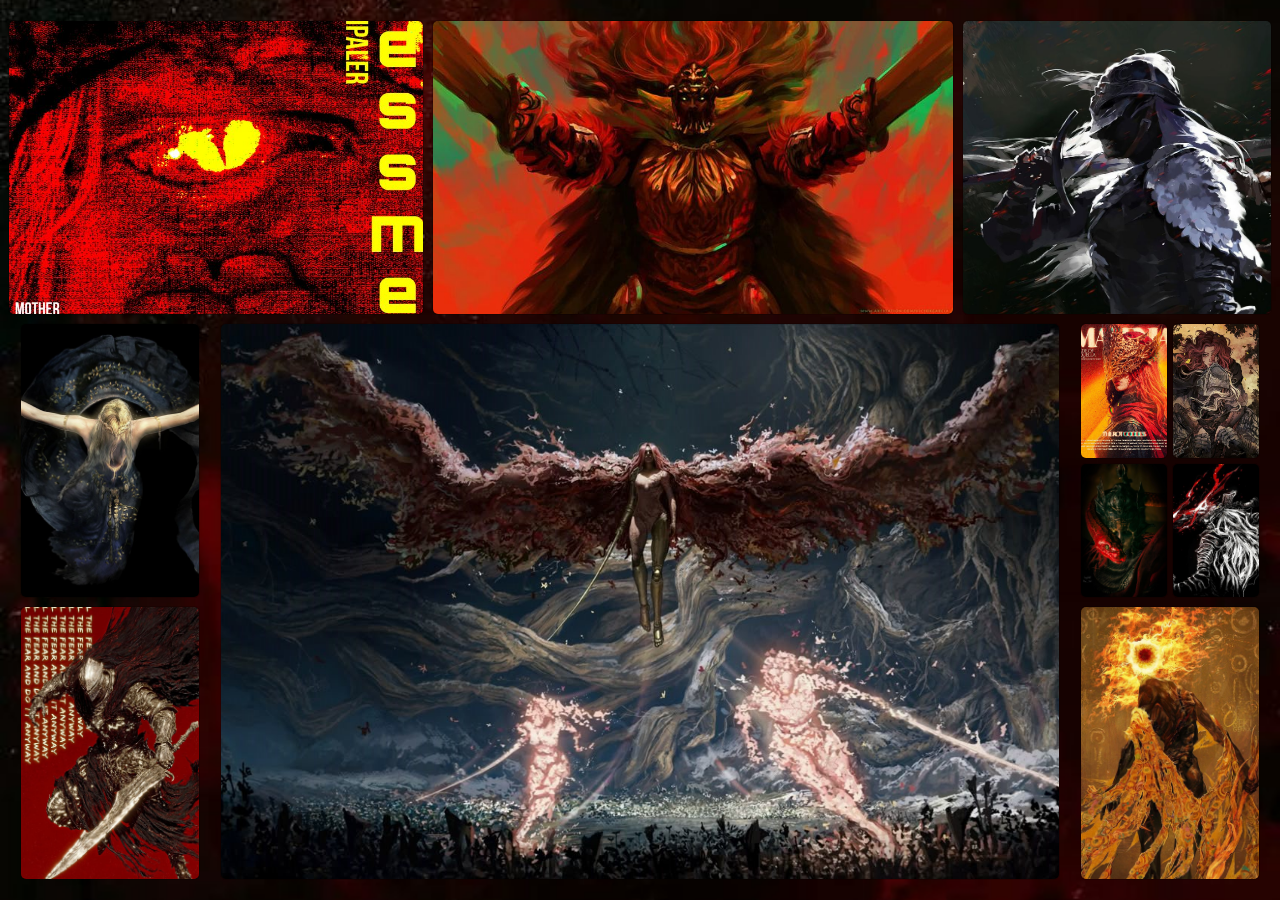
<file: A01/index.html>
<!DOCTYPE html>
<html lang="en">
  <head>
    <meta charset="utf-8" />
    <meta name="viewport" content="width=device-width, initial-scale=1" />
    <title>Elden Ring</title>
    <link
      href="https://cdn.jsdelivr.net/npm/bootstrap@5.3.8/dist/css/bootstrap.min.css"
      rel="stylesheet"
      integrity="sha384-sRIl4kxILFvY47J16cr9ZwB07vP4J8+LH7qKQnuqkuIAvNWLzeN8tE5YBujZqJLB"
      crossorigin="anonymous"
    />
  </head>

  <body style="background: url('img/background.jpg') center / cover no-repeat fixed">
    <div class="container-fluid p-3" style="--u: calc(100vh - 3.5rem)">
      <div class="row">
        <div class="col-12 col-sm-6 col-md-4 p-1">
          <div class="card p-1 bg-transparent overflow-hidden" style="height: calc(var(--u) * 0.35)">
            <img src="img/top.jpg" class="position-absolute top-0 start-0 w-100 h-100 object-fit-cover" />
          </div>
        </div>
        <div class="col-12 col-sm-6 col-md-5 p-1">
          <div class="card p-1 bg-transparent overflow-hidden" style="height: calc(var(--u) * 0.35)">
            <img src="img/top_2.jpg" class="position-absolute top-0 start-0 w-100 h-100 object-fit-cover" style="object-position: 50% 0%" />
          </div>
        </div>
        <div class="col-12 col-md-3 p-1">
          <div class="card p-1 bg-transparent overflow-hidden" style="height: calc(var(--u) * 0.35)">
            <img src="img/top_3.jpg" class="position-absolute top-0 start-0 w-100 h-100 object-fit-cover" style="object-position: 50% 20%" />
          </div>
        </div>
      </div>

      <div class="row">
        <!-- Left stack -->
        <div class="col-6 col-lg-3 col-xl-2">
          <div class="p-1">
            <div class="card p-1 bg-transparent overflow-hidden" style="height: calc(var(--u) * 0.325)">
              <img src="img/poster.jpg" class="position-absolute top-0 start-0 w-100 h-100 object-fit-cover" style="object-position: 50% 0%" />
            </div>
          </div>
          <div class="p-1">
            <div class="card p-1 bg-transparent overflow-hidden" style="height: calc(var(--u) * 0.325)">
              <img src="img/poster_2.jpg" class="position-absolute top-0 start-0 w-100 h-100 object-fit-cover" />
            </div>
          </div>
        </div>

        <div class="col-12 col-lg-6 col-xl-8 order-first order-lg-0 p-1">
          <div class="card p-1 bg-transparent overflow-hidden" style="height: calc(var(--u) * 0.65 + 0.5rem)">
            <img src="img/wallpaper.jpg" class="position-absolute top-0 start-0 w-100 h-100 object-fit-cover" />
          </div>
        </div>

        <div class="col-6 col-lg-3 col-xl-2">
          <div class="p-1">
            <div class="row g-1">
              <div class="col-6">
                <div class="card p-1 bg-transparent overflow-hidden" style="height: calc(var(--u) * 0.1625 - 0.125rem)">
                  <img src="img/side.jpg" class="position-absolute top-0 start-0 w-100 h-100 object-fit-cover" style="object-position: 50% 0%" />
                </div>
              </div>
              <div class="col-6">
                <div class="card p-1 bg-transparent overflow-hidden" style="height: calc(var(--u) * 0.1625 - 0.125rem)">
                  <img src="img/side_3.jpg" class="position-absolute top-0 start-0 w-100 h-100 object-fit-cover" />
                </div>
              </div>
              <div class="col-6">
                <div class="card p-1 bg-transparent overflow-hidden" style="height: calc(var(--u) * 0.1625 - 0.125rem)">
                  <img src="img/side_4.jpg" class="position-absolute top-0 start-0 w-100 h-100 object-fit-cover" />
                </div>
              </div>
              <div class="col-6">
                <div class="card p-1 bg-transparent overflow-hidden" style="height: calc(var(--u) * 0.1625 - 0.125rem)">
                  <img src="img/side_2.jpg" class="position-absolute top-0 start-0 w-100 h-100 object-fit-cover" />
                </div>
              </div>
            </div>
          </div>
          <div class="p-1">
            <div class="card p-1 bg-transparent overflow-hidden" style="height: calc(var(--u) * 0.325)">
              <img src="img/bottom.jpg" class="position-absolute top-0 start-0 w-100 h-100 object-fit-cover" style="object-position: 40% 10%" />
            </div>
          </div>
        </div>
      </div>
    </div>
    <script
      src="https://cdn.jsdelivr.net/npm/bootstrap@5.3.8/dist/js/bootstrap.bundle.min.js"
      integrity="sha384-FKyoEForCGlyvwx9Hj09JcYn3nv7wiPVlz7YYwJrWVcXK/BmnVDxM+D2scQbITxI"
      crossorigin="anonymous"
    ></script>
  </body>
</html>
</file>
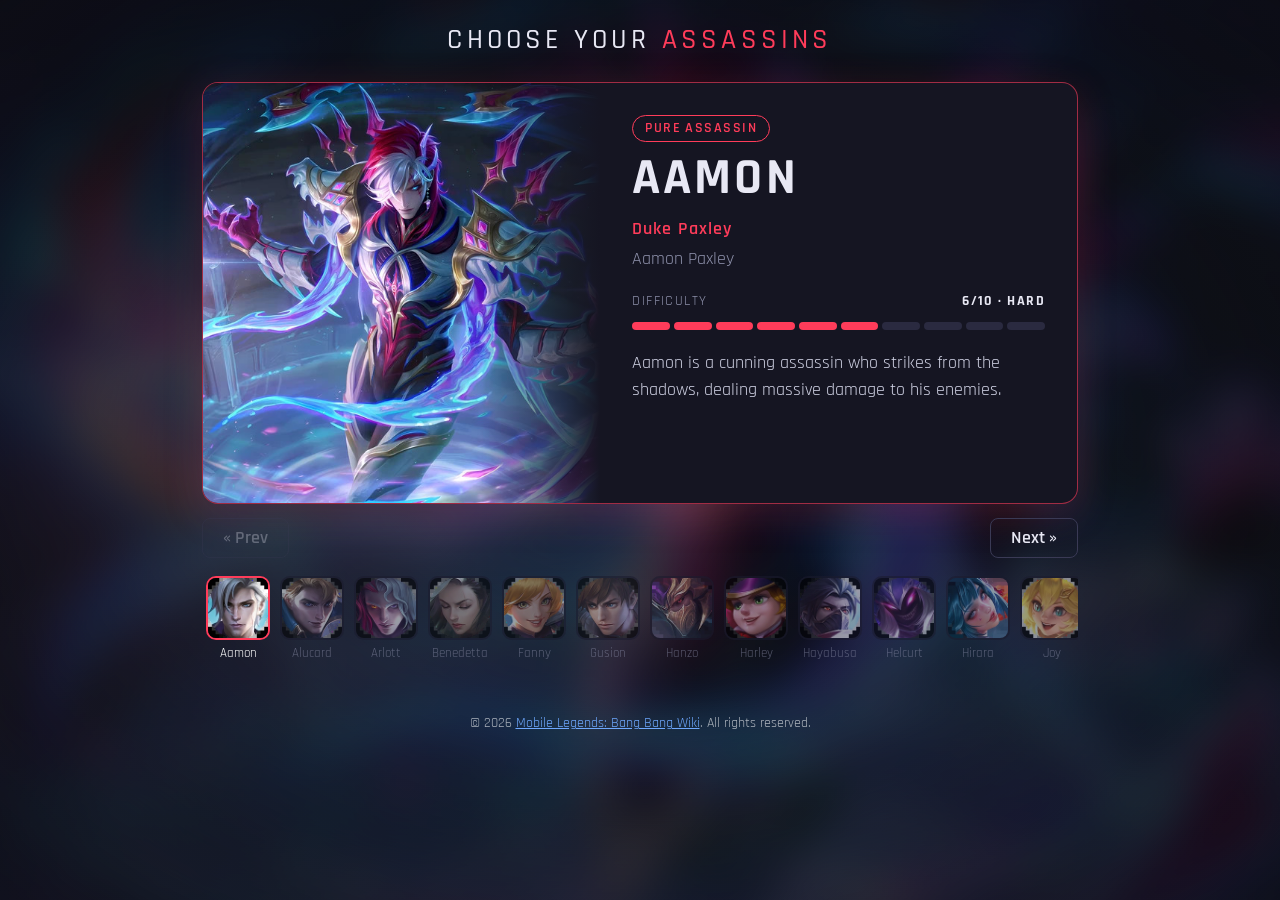
<file: A02/index.html>
<!doctype html>
<html lang="en" data-bs-theme="dark">

<head>
    <title>MLBB Assassin</title>
    <meta charset="utf-8" />
    <meta name="viewport" content="width=device-width, initial-scale=1" />
    <link href="https://cdn.jsdelivr.net/npm/bootstrap@5.3.8/dist/css/bootstrap.min.css" rel="stylesheet"
        integrity="sha384-sRIl4kxILFvY47J16cr9ZwB07vP4J8+LH7qKQnuqkuIAvNWLzeN8tE5YBujZqJLB" crossorigin="anonymous" />
    <link href="https://fonts.googleapis.com/css2?family=Rajdhani:wght@500;600;700&display=swap" rel="stylesheet" />

    <style>
        :root { --accent: #ff3c5a; --accent-rgb: 255, 60, 90; }

        body {
            background: #0d0d16;
            color: #e8e8f4;
            font-family: 'Rajdhani', 'Segoe UI', sans-serif;
            font-size: 1.1rem;
            min-height: 100vh;
        }

        h1 { font-weight: 700; letter-spacing: .15em; }
        h1 span { color: var(--accent); }

        .bg {
            position: fixed; inset: -60px; z-index: -1; pointer-events: none;
            background-size: cover; background-position: center top;
            filter: blur(20px) saturate(1.2) brightness(.45);
            opacity: 0; transition: opacity .7s ease; will-change: opacity;
        }
        .bg.on { opacity: 1; }
        body::after {
            content: ""; position: fixed; inset: 0; z-index: -1; pointer-events: none;
            background: radial-gradient(ellipse at center, rgba(13, 13, 22, .15), rgba(13, 13, 22, .85));
        }

        .hero-card {
            display: grid;
            grid-template-columns: 5fr 6fr;
            overflow: hidden;
            background: #151522;
            border: 1px solid rgba(var(--accent-rgb), .6);
            border-radius: 16px;
            box-shadow: 0 10px 40px rgba(var(--accent-rgb), .18);
        }

        .art { position: relative; min-height: 420px; background: rgba(var(--accent-rgb), .15); }
        .art img { position: absolute; inset: 0; width: 100%; height: 100%; object-fit: cover; object-position: top; }
        .art::after { content: ""; position: absolute; inset: 0; background: linear-gradient(to right, transparent 70%, #151522); }
        .ph { position: absolute; inset: 0; display: grid; place-items: center; font-size: 7rem; font-weight: 700; color: rgba(255, 255, 255, .1); }

        .info { display: flex; flex-direction: column; gap: 10px; padding: 32px; }

        .role {
            align-self: flex-start;
            padding: 2px 12px;
            font-size: .9rem;
            font-weight: 600;
            letter-spacing: .1em;
            text-transform: uppercase;
            color: var(--accent);
            border: 1px solid var(--accent);
            border-radius: 20px;
        }

        .name { margin: 0; font-size: clamp(2.2rem, 5vw, 3.2rem); font-weight: 700; letter-spacing: .06em; text-transform: uppercase; line-height: 1.05; }
        .title { margin: 0; color: var(--accent); font-weight: 600; letter-spacing: .06em; }
        .full { margin: -6px 0 0; color: #8d90aa; }

        .diff-row { display: flex; justify-content: space-between; margin-top: 8px; font-size: .9rem; letter-spacing: .1em; text-transform: uppercase; color: #8d90aa; }
        .diff-row b { color: #e8e8f4; }
        .bar { display: grid; grid-template-columns: repeat(10, 1fr); gap: 4px; }
        .seg { height: 8px; border-radius: 4px; background: #2a2a40; }
        .seg.on { background: var(--accent); }

        .desc { margin: 10px 0 0; color: #cfd1e3; }
        .empty { color: #6c6f85; font-style: italic; }

        .nav-row { display: flex; justify-content: space-between; align-items: center; margin-top: 14px; color: #8d90aa; }
        .btn-nav { padding: 6px 20px; font-weight: 600; color: #e8e8f4; background: transparent; border: 1px solid #3a3a55; border-radius: 8px; }
        .btn-nav:hover:not(:disabled) { border-color: var(--accent); color: var(--accent); }
        .btn-nav:disabled { opacity: .3; }

        .roster { position: relative; display: flex; gap: 10px; overflow-x: auto; padding: 18px 4px 10px; scrollbar-width: thin; }
        .thumb { flex: 0 0 64px; padding: 0; border: 0; background: none; color: #8d90aa; font: inherit; font-size: .8rem; text-align: center; opacity: .55; }
        .thumb:hover { opacity: .9; }
        .thumb.active { opacity: 1; color: #fff; }
        .thumb .pic { position: relative; display: block; width: 64px; height: 64px; margin-bottom: 4px; overflow: hidden; background: #1c1c2e; border: 2px solid transparent; border-radius: 10px; }
        .thumb.active .pic { border-color: var(--t); }
        .thumb .pic img { position: absolute; inset: 0; width: 100%; height: 100%; object-fit: cover; object-position: top; }
        .thumb .tl { position: absolute; inset: 0; display: grid; place-items: center; font-size: 1.6rem; font-weight: 700; color: rgba(255, 255, 255, .15); }

        .hero-fade { animation: heroFade .35s ease; }
        @keyframes heroFade { from { opacity: 0; } }

        @media (max-width: 767px) {
            .hero-card { grid-template-columns: 1fr; }
            .art { min-height: 320px; }
            .art::after { background: linear-gradient(to top, #151522, transparent 40%); }
            .info { padding: 22px; }
        }
    </style>
</head>

<body>
    <div class="bg"></div>
    <div class="bg"></div>
    <div class="container py-4" style="max-width: 900px;">

        <h1 class="h3 text-center mb-4">CHOOSE YOUR <span>ASSASSINS</span></h1>

        <article id="card" class="hero-card">
            <div class="art">
                <div id="ph" class="ph"></div>
                <img id="img" alt="">
            </div>

            <div class="info">
                <span id="role" class="role"></span>
                <h2 id="name" class="name"></h2>
                <p id="title" class="title"></p>
                <p id="full" class="full"></p>

                <div class="diff-row"><span>Difficulty</span><b id="diffText"></b></div>
                <div id="bar" class="bar"></div>

                <p id="desc" class="desc"></p>
            </div>
        </article>

        <div class="nav-row">
            <button id="prevBtn" class="btn-nav">&laquo; Prev</button>
            <button id="nextBtn" class="btn-nav">Next &raquo;</button>
        </div>

        <div id="roster" class="roster"></div>
    </div>
    <footer class="text-center py-3 text-muted" style="font-size: .9rem;">&copy; 2026 <a href="https://mobile-legends.fandom.com/wiki/MLBB_Wiki">Mobile Legends: Bang Bang Wiki</a>. All rights reserved.</footer>

    <script src="https://cdn.jsdelivr.net/npm/bootstrap@5.3.8/dist/js/bootstrap.bundle.min.js"
        integrity="sha384-FKyoEForCGlyvwx9Hj09JcYn3nv7wiPVlz7YYwJrWVcXK/BmnVDxM+D2scQbITxI"
        crossorigin="anonymous"></script>
    <script>
        var heroes = [
            {
                HName: "Aamon", FName: "Aamon Paxley", Title: "Duke Paxley", AType: "Pure Assassin", Difficulty: 6,
                Description: "Aamon is a cunning assassin who strikes from the shadows, dealing massive damage to his enemies.",
                Image: "img/aamon.jpg", Thumbnail: "img/aamon-thumb.jpg", Position: "60% 50%" },
            { 
                HName: "Alucard", FName: "Alucard", Title: "Demon Hunter", AType: "Secondary Assassin", Difficulty: 4, 
                Description: "Alucard is a skilled demon hunter who detest the darkness", 
                Image: "img/alucard.jpg", Thumbnail: "img/alucard-thumb.jpg" },
            { 
                HName: "Arlott", FName: "Arlott", Title: "Lone Lancer", AType: "Secondary Assassin", Difficulty: 7, 
                Description: "Arlott is a A demon-human hybrid who thirst for vengeance against both the Church and demons.", 
                Image: "img/arlott.jpg", Thumbnail: "img/arlott-thumb.jpg", Position: "40% 50%" },
            { 
                HName: "Benedetta", FName: "Benedetta", Title: "Shadow Ranger", AType: "Primary Assassin", Difficulty: 8, 
                Description: "Benedetta is a skilled shadow ranger who fights for hope.", 
                Image: "img/benedetta.jpg", Thumbnail: "img/benedetta-thumb.jpg", Position: "40% 50%" },
            { 
                HName: "Fanny", FName: "Fanny Wertz", Title: "Blade Dancer", AType: "Pure Assassin", Difficulty: 10, 
                Description: "Fanny is a graceful blade dancer who moves in the sky.", 
                Image: "img/fanny.jpg", Thumbnail: "img/fanny-thumb.jpg", Position: "10% 50%" },
            { 
                HName: "Gusion", FName: "Gusion Paxley", Title: "Holy Blade", AType: "Pure Assassin", Difficulty: 8, 
                Description: "Gusion is a rebellious son of House Paxley who wields a holy blade.", 
                Image: "img/gusion.jpg", Thumbnail: "img/gusion-thumb.jpg", Position:"80% 50%" },
            { 
                HName: "Hanzo", FName: "Hanzo", Title: "Akuma Ninja", AType: "Pure Assassin", Difficulty: 5, 
                Description: "Hanzo is the genius ninja of the Shadow Sect in the Scarlet Shadow", 
                Image: "img/hanzo.jpg", Thumbnail: "img/hanzo-thumb.jpg" },
            { 
                HName: "Harley", FName: "Harley of House Vance", Title: "Mage Genius", AType: "Primary Assassin", Difficulty: 4, 
                Description: "Harley is the young mage whose powers awakened once thrust into danger and who now arrives at the Magic Academy to study.", 
                Image: "img/harley.jpg", Thumbnail: "img/harley-thumb.jpg", Position:"45% 50%" },
            { 
                HName: "Hayabusa", FName: "Hayabusa", Title: "Crimsom Shadow", AType: "Pure Assassin", Difficulty: 6, 
                Description: "Hayabusa is the young leader of the Shadow Sect who wields his blade through moonless nights, walking the path of nindo without fear.", 
                Image: "img/hayabusa.jpg", Thumbnail: "img/hayabusa-thumb.jpg", Position:"35% 50%" },
            { 
                HName: "Helcurt", FName: "Helcurt", Title: "Shadowbringer", AType: "Pure Assassin", Difficulty: 4, 
                Description: "Helcurt is a member of a mysterious race with light-swallowing ability.", 
                Image: "img/helcurt.jpg", Thumbnail: "img/helcurt-thumb.jpg", Position: "40% 50%" },
            { 
                HName: "Hirara", FName: "Hirara", Title: "Fallen Scarlet", AType: "Pure Assassin", Difficulty: 7, 
                Description: "Hirara is a geisha ninja from the Scarlet Shadow. In her twisted mind, death is the ultimate salvation.", 
                Image: "img/hirara.jpg", Thumbnail: "img/hirara-thumb.jpg" },
            { 
                HName: "Joy", FName: "Joy", Title: "Flash of Miracle", AType: "Pure Assassin", Difficulty: 9, 
                Description: "The “Child Miracle” who returned to the Leonins after years of wandering.", 
                Image: "img/joy.jpg", Thumbnail: "img/joy-thumb.jpg" },
            { 
                HName: "Julian", FName: "Julian", Title: "Scarlet Raven", AType: "Primary Assassin", Difficulty: 5, 
                Description: "Julian is a raven assassin of the Church of Light, a young boy who's in search of his home.", 
                Image: "img/julian.jpg", Thumbnail: "img/julian-thumb.jpg", Position: "70% 50%" },
            { 
                HName: "Kadita", FName: "Kadita", Title: "Ocean Goddess", AType: "Secondary Assassin", Difficulty: 6, 
                Description: "Kadita is the Fair Queen of the Southern Seas.", 
                Image: "img/kadita.jpg", Thumbnail: "img/kadita-thumb.jpg", Position: "67 50%" },
            { 
                HName: "Karina", FName: "Karina", Title: "Shadow Blade", AType: "Pure Assassin", Difficulty: 5, 
                Description: "Karina is the assassin who dances upon blades.", 
                Image: "img/karina.jpg", Thumbnail: "img/karina-thumb.jpg", Position: "35% 50%" },
            { 
                HName: "Lancelot", FName: "Lancelot of House Baroque", Title: "Blade of Roses", AType: "Pure Assassin", Difficulty: 5, 
                Description: "Lancelot is a gifted young man who infuses the power of magic into his swordsmanship.", 
                Image: "img/lancelot.jpg", Thumbnail: "img/lancelot-thumb.jpg", Position: "85% 50%" },
            { 
                HName: "Lesley", FName: "Lesley of House Vance", Title: "Deadly Sniper", AType: "Secondary Assassin", Difficulty: 5, 
                Description: "Lesley is a adopted daughter of House Vance, a clandestine sniper.", 
                Image: "img/lesley.jpg", Thumbnail: "img/lesley-thumb.jpg", Position: "70% 50%" },
            { 
                HName: "Ling", FName: "Ling", Title: "Cyan Finch", AType: "Pure Assassin", Difficulty: 7, 
                Description: "Ling is a graceful, free-soaring Finch and the Oriental Fighter who inherited the Vermilion Bird's power.", 
                Image: "img/ling.jpg", Thumbnail: "img/ling-thumb.jpg" },
            { 
                HName: "Mathilda", FName: "Mathilda", Title: "Swift Plume", AType: "Secondary Assassin", Difficulty: 7, 
                Description: "Mathilda is a tribal girl who has potential to carry her teammates.", 
                Image: "img/mathilda.jpg", Thumbnail: "img/mathilda-thumb.jpg", Position: "70% 50%" },
            { 
                HName: "Natalia", FName: "Natalia", Title: "Bright Claw", AType: "Pure Assassin", Difficulty: 9, 
                Description: "Natalia is the Church of Light's top assassin.", 
                Image: "img/natalia.jpg", Thumbnail: "img/natalia-thumb.jpg" },
            { 
                HName: "Nolan", FName: "Nolan Osborne", Title: "Cosmic Wayfinder", AType: "Pure Assassin", Difficulty: 6, 
                Description: "Nolan is a scholar of Eruditio who travered the multiverse to save his daughter.", 
                Image: "img/nolan.jpg", Thumbnail: "img/nolan-thumb.jpg", Position: "35% 50%" },
            { 
                HName: "Paquito", FName: "Paquito", Title: "The Heavenly Fist", AType: " Secondary Assassin", Difficulty: 9, 
                Description: "Paquito is a firm and righteous champion.", 
                Image: "img/paquito.jpg", Thumbnail: "img/paquito-thumb.jpg", Position: "55% 50%" },
            { 
                HName: "Saber", FName: "Duan Meng", Title: "Wandering Sword", AType: "Pure Assassin", Difficulty: 3, 
                Description: "Saber is a master swordsman in search of his true self.", 
                Image: "img/saber.jpg", Thumbnail: "img/saber-thumb.jpg", Position: "60% 50%" },
            { 
                HName: "Selena", FName: "Selena", Title: "Abyssal Witch", AType: "Primary Assassin", Difficulty: 8, 
                Description: "Selena is a deceiving young Dark Elf.", 
                Image: "img/selena.jpg", Thumbnail: "img/selena-thumb.jpg", Position: "70% 50%" },
            { 
                HName: "Sora", FName: "Sora", Title: "Shifting Cloud", AType: "Secondary Assassin", Difficulty: 5, 
                Description: "Sora is a pure and free-spirited boy with unshakeable resolve, drifting across the golden sands.", 
                Image: "img/sora.jpg", Thumbnail: "img/sora-thumb.jpg", Position: "30% 50%" },
            { 
                HName: "Suyou", FName: "Suyuo", Title: "Mask of the Immortal", AType: "Primary Assassin", Difficulty: 5, 
                Description: "Suyuo is an exorcist from Zhu'an who has inherited the power of the Immortal Nuo.", 
                Image: "img/suyou.jpg", Thumbnail: "img/suyou-thumb.jpg", Position: "45% 50%" },
            { 
                HName: "Yi Sun-Shin", FName: "Yi Sun-Shin", Title: "Paenlong Legend", AType: "Primary Assassin", Difficulty: 7, 
                Description: "Yi Sun-Shin is the Leader of the City of the Dragon Fleet.", 
                Image: "img/yss.jpg", Thumbnail: "img/yss-thumb.jpg", Position: "70% 50%" },
            { 
                HName: "Yin", FName: "Yin", Title: "Martial Genius", AType: "Secondary Assassin", Difficulty: 4, 
                Description: "Yin is a gifted Kungfu boy possessed by an Evil God.", 
                Image: "img/yin.jpg", Thumbnail: "img/yin-thumb.jpg", Position: "60% 50%" },
            { 
                HName: "Zilong", FName: "Zilong ", Title: "Spear of Dragon", AType: "Secondary Assassin", Difficulty: 1,
                Description: "Zilong is the Guardian of the Dragon Altar and the Oriental Fighter who inherited the Cloud Dragon's power.", 
                Image: "img/zilong.jpg", Thumbnail: "img/zilong-thumb.jpg" }
        ];

        var $ = function (id) { return document.getElementById(id); };
        var current = 0;

        var Tiers = {
            "Pure Assassin": "255,60,90",
            "Primary Assassin": "255,176,32",
            "Secondary Assassin": "60,200,255"
        };
        function tierRGB(h) { return Tiers[(h.AType || "").trim()] || "170,120,255"; }

        function diffLabel(n) {
            return n >= 10 ? "Extreme" : n >= 8 ? "Very Hard" : n >= 6 ? "Hard" : n >= 4 ? "Moderate" : n >= 1 ? "Easy" : "";
        }

        function setText(id, value, fallback) {
            var el = $(id);
            value = (value || "").trim();
            el.textContent = value || fallback;
            el.classList.toggle("empty", !value && fallback !== "");
            el.style.display = (value || fallback) ? "" : "none";
        }

        var bgFront = 1;
        function setBackground(h) {
            var layers = document.querySelectorAll(".bg");
            var next = layers[bgFront ^ 1], prev = layers[bgFront];
            next.style.backgroundImage = h.Image ? 'url("' + h.Image + '")' : "none";
            next.classList.add("on");
            prev.classList.remove("on");
            bgFront ^= 1;
        }

        function show(i, scrollRoster) {
            current = i;
            var h = heroes[i];
            var rgb = tierRGB(h);

            document.documentElement.style.setProperty("--accent", "rgb(" + rgb + ")");
            document.documentElement.style.setProperty("--accent-rgb", rgb);

            setText("role", h.AType, "Type coming soon");
            setText("name", h.HName, "");
            setText("title", h.Title, "");
            var full = (h.FName || "").trim();
            setText("full", full.toLowerCase() === h.HName.toLowerCase() ? "" : full, "");
            setText("desc", h.Description, "Info coming soon...");

            var img = $("img");
            $("ph").textContent = h.HName.charAt(0);
            img.style.display = "block";
            img.onerror = function () { img.style.display = "none"; };
            img.alt = h.HName;
            img.src = h.Image || "";
            setBackground(h);
            img.style.objectPosition = h.Position || "";

            var d = h.Difficulty || 0;
            $("diffText").textContent = d ? d + "/10 \u00b7 " + diffLabel(d) : "-";
            var bar = $("bar");
            bar.innerHTML = "";
            for (var n = 1; n <= 10; n++) {
                var s = document.createElement("div");
                s.className = "seg" + (n <= d ? " on" : "");
                bar.appendChild(s);
            }

            $("prevBtn").disabled = (i === 0);
            $("nextBtn").disabled = (i === heroes.length - 1);

            var thumbs = document.querySelectorAll(".thumb");
            thumbs.forEach(function (t, n) { t.classList.toggle("active", n === i); });
            if (scrollRoster) {
                var t = thumbs[i], r = $("roster");
                r.scrollTo({ left: t.offsetLeft - r.clientWidth / 2 + t.clientWidth / 2, behavior: "smooth" });
            }

            var card = $("card");
            card.classList.remove("hero-fade");
            void card.offsetWidth;
            card.classList.add("hero-fade");
        }
        heroes.forEach(function (h, i) {
            var b = document.createElement("button");
            b.className = "thumb";
            b.style.setProperty("--t", "rgb(" + tierRGB(h) + ")");

            var pic = document.createElement("span");
            pic.className = "pic";

            var letter = document.createElement("span");
            letter.className = "tl";
            letter.textContent = h.HName.charAt(0);

            var im = document.createElement("img");
            im.src = h.Thumbnail || "";
            im.alt = "";
            im.onerror = function () { im.style.display = "none"; };

            pic.append(letter, im);
            b.append(pic, h.HName);
            b.onclick = function () { show(i, true); };
            $("roster").appendChild(b);
        });

        $("prevBtn").onclick = function () { if (current > 0) show(current - 1, true); };
        $("nextBtn").onclick = function () { if (current < heroes.length - 1) show(current + 1, true); };

        document.addEventListener("keydown", function (e) {
            if (e.key === "ArrowLeft" && current > 0) show(current - 1, true);
            if (e.key === "ArrowRight" && current < heroes.length - 1) show(current + 1, true);
        });

        var startX = null;
        $("card").addEventListener("touchstart", function (e) { startX = e.touches[0].clientX; });
        $("card").addEventListener("touchend", function (e) {
            if (startX === null) return;
            var dx = e.changedTouches[0].clientX - startX;
            if (dx < -50 && current < heroes.length - 1) show(current + 1, true);
            if (dx > 50 && current > 0) show(current - 1, true);
            startX = null;
        });

        show(0, false);
    </script>
</body>

</html>
</file>
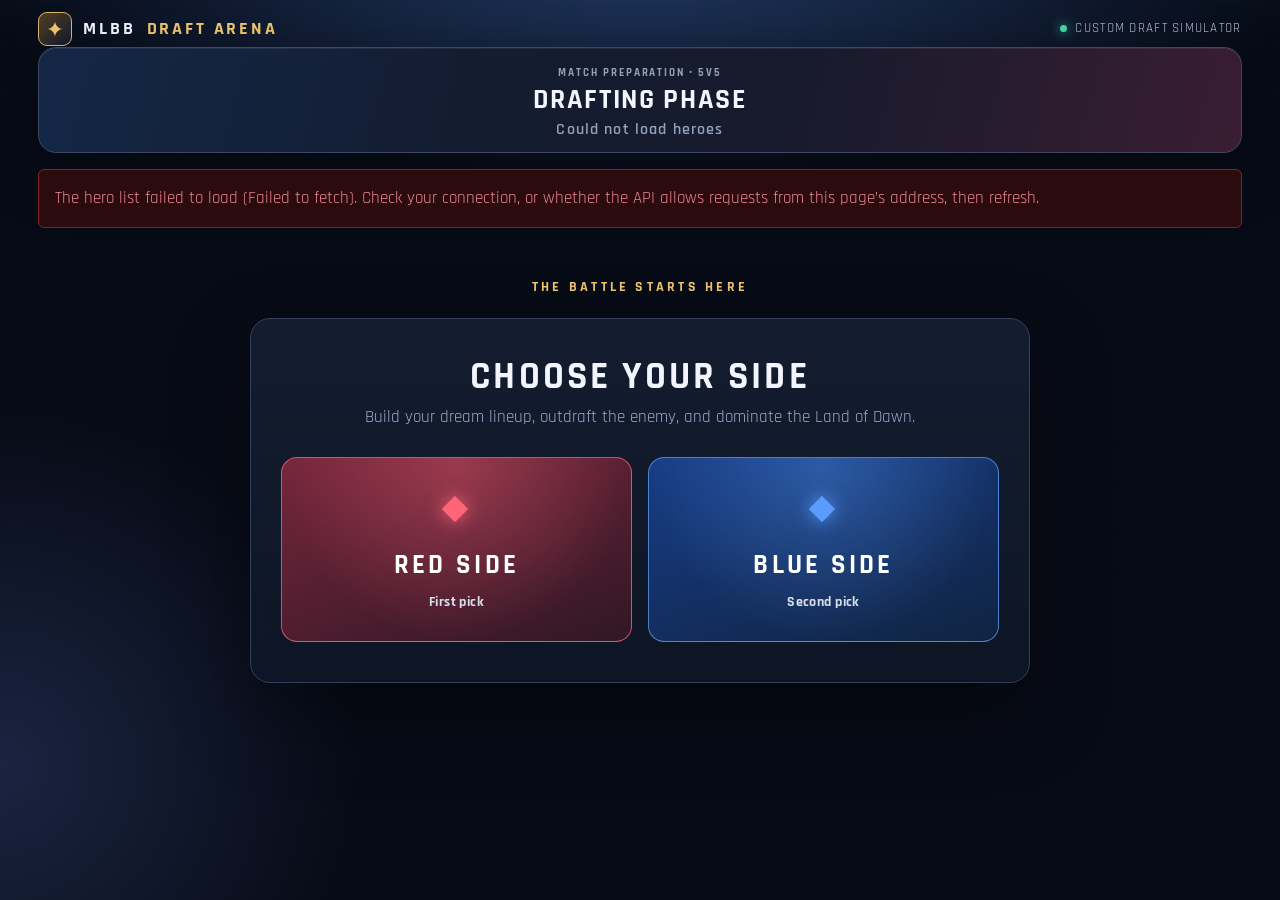
<file: A03/index.html>
<!doctype html>
<html lang="en" data-bs-theme="dark">

<head>
  <meta charset="utf-8">
  <meta name="viewport" content="width=device-width, initial-scale=1">
  <title>MLBB Draft Pick</title>
  <link href="https://fonts.googleapis.com/css2?family=Rajdhani:wght@500;600;700&display=swap" rel="stylesheet">
  <link href="https://cdn.jsdelivr.net/npm/bootstrap@5.3.3/dist/css/bootstrap.min.css" rel="stylesheet">
  <link rel="stylesheet" href="assets/style.css">
</head>

<body>
  <div class="stage container-fluid d-flex flex-column">
    <div class="brandline d-flex align-items-center justify-content-between flex-wrap gap-2">
      <div class="brand"><span class="brandmark"><svg viewBox="0 0 24 24" width="18" height="18" fill="currentColor"
            aria-hidden="true">
            <path
              d="M12 2C12.8 7.5 16.5 11.2 22 12C16.5 12.8 12.8 16.5 12 22C11.2 16.5 7.5 12.8 2 12C7.5 11.2 11.2 7.5 12 2Z" />
          </svg></span> MLBB <span style="color:var(--gold)">DRAFT ARENA</span></div><span class="online">Custom draft
        simulator</span>
    </div>
    <header class="bar row g-2 align-items-center">
      <div class="bans col-6 col-md-4 order-2 order-md-1 d-flex" id="bansL"></div>
      <div class="title col-12 col-md-4 order-1 order-md-2 text-center">
        <div class="eyebrow">Match preparation • 5v5</div>
        <h1 id="phase">Drafting Phase</h1>
        <div id="sub">Loading heroes…</div>
      </div>
      <div class="bans col-6 col-md-4 order-3 d-flex justify-content-end" id="bansR"></div>
    </header>
    <div class="alert alert-danger d-none mt-3" id="error"></div>

    <div class="section-kicker" id="welcomeKicker">THE BATTLE STARTS HERE</div>
    <div class="mx-auto text-center mt-4 w-100" id="picker">
      <h2 class="h5 mb-1">Choose your side</h2>
      <p class="intro">Build your dream lineup, outdraft the enemy, and dominate the Land of Dawn.</p>
      <div class="row g-3">
        <div class="col-6 red"><button class="side-btn" data-side="R">Red side<small>First pick</small></button></div>
        <div class="col-6 blue"><button class="side-btn" data-side="B">Blue side<small>Second pick</small></button>
        </div>
      </div>
    </div>

    <main class="row g-2 g-xl-3 d-none flex-grow-1" id="draft">
      <aside class="picks col-6 col-md-3 col-xl-2 order-1 d-flex flex-column" id="pickL"></aside>
      <section class="pool col-12 col-md-6 col-xl-8 order-3 order-md-2 d-flex flex-column">
        <div class="pool-heading d-flex justify-content-between align-items-center flex-wrap"><strong>Hero
            selection</strong><span>Choose your champion</span></div>
        <div class="top d-flex flex-column gap-2">
          <div class="tabs d-flex flex-wrap gap-1" id="tabs"></div><input type="search"
            class="form-control form-control-sm search" id="search" placeholder="⌕  Search heroes by name..."
            aria-label="Search hero">
        </div>
        <div class="scroll">
          <div class="heads d-grid gap-2" id="pool"></div>
        </div>
        <div class="acts d-flex align-items-center flex-wrap gap-2">
          <button class="btn btn-outline-light btn-sm" id="undo">Undo</button>
          <button class="btn btn-outline-light btn-sm" id="reset">New draft</button>
          <span class="msg text-center" id="msg"></span>
          <button class="btn btn-outline-light" id="skip">Skip ban</button>
          <button class="go" id="confirm">Ban</button>
        </div>
      </section>
      <aside class="picks col-6 col-md-3 col-xl-2 order-2 order-md-3 d-flex flex-column" id="pickR"></aside>
    </main>
  </div>

  <script>
    const MLBB = "https://arena.rone.dev/api";
    const Lanes = [["all", "All Lanes"], ["exp", "Exp Lane"], ["gold", "Gold Lane"], ["mid", "Mid Lane"], ["roam", "Roaming"], ["jungl", "Jungling"]];
    const Sequence = "xR xB xR xB xR xB pR pB pB pR pR pB xB xR xB xR pB pR pR pB".split(" ");
    const Phases = ["Banning", "Picking", "Banning", "Picking"];
    const $ = id => document.getElementById(id);
    const esc = s => String(s).replace(/[&<>"']/g, c => ({"&": "&amp;", "<": "&lt;", ">": "&gt;", '"': "&quot;", "'": "&#39;"}[c]));
    const cap = s => s[0].toUpperCase() + s.slice(1);
    let laneIcons = {}, heroes = [], byId = {}, step = 0, sel = null, lane = "all", query = "", me = null;
    let bans = {B: [], R: []}, picks = {B: [], R: []}, history = [];

    async function loadHeroes() {
      const all = {};
      let index = 1, total = Infinity;
      while (Object.keys(all).length < total) {
        const res = await fetch(`${MLBB}/heroes/positions?size=100&index=${index}&order=asc`);
        if (!res.ok) throw new Error("API returned " + res.status);
        const json = await res.json();
        const records = json.data.records || [];
        total = json.data.total;
        if (!records.length) break;
        records.forEach(r => {
          const d = r.data.hero.data;
          (d.roadsort || []).filter(x => x && x.data).forEach(x => {laneIcons[String(x.data.road_sort_title).toLowerCase()] = x.data.road_sort_icon;});
          const t = (arr, k) => (arr || []).filter(x => x && x.data).map(x => String(x.data[k]).toLowerCase());
          all[r.data.hero_id] = {id: r.data.hero_id, name: d.name, img: d.smallmap, roles: t(d.sortid, "sort_title"), lanes: t(d.roadsort, "road_sort_title")};
        });
        index++;
      }
      heroes = Object.values(all).sort((a, b) => a.name.localeCompare(b.name));
      byId = all;
    }

    const cur = () => step < Sequence.length ? {type: Sequence[step][0], side: Sequence[step][1]} : null;
    const used = () => new Set([...bans.B, ...bans.R, ...picks.B, ...picks.R].filter(x => x != null));
    const img = h => `<img src="${esc(h.img)}" alt="" loading="lazy" onerror="this.style.visibility='hidden'">`;

    function bansHtml(side, c) {
      const act = c && c.side === side && c.type === "x";
      let h = "";
      for (let k = 0; k < 5; k++) {
        let id = bans[side][k], cls = "b";
        if (id === undefined) {if (act && k === bans[side].length) {cls += " now"; if (sel) {id = sel; cls += " pv";} } }
        else if (id !== null) cls += " on";
        h += `<div class="${cls}">${id == null ? (id === null ? "–" : "?") : img(byId[id])}</div>`;
      }
      return h;
    }
    function picksHtml(side, c) {
      const act = c && c.side === side && c.type === "p";
      let h = "";
      for (let k = 0; k < 5; k++) {
        let id = picks[side][k], cls = "p";
        if (id === undefined && act && k === picks[side].length) {cls += " now"; if (sel) {id = sel; cls += " pv";} }
        h += id != null ? `<div class="${cls} f"><i>${k + 1}</i>${img(byId[id])}<span>${esc(byId[id].name)}</span></div>` : `<div class="${cls}"><i>${k + 1}</i></div>`;
      }
      return h;
    }

    function render() {
      if (!me) return;
      const c = cur(), L = me, R = me === "B" ? "R" : "B";
      [["bansL", L], ["bansR", R]].forEach(([id, s]) => {$(id).className = "bans col-6 col-md-4 d-flex " + (id === "bansL" ? "order-2 order-md-1" : "order-3 justify-content-end") + " " + (s === "R" ? "red" : "blue"); $(id).innerHTML = bansHtml(s, c);});
      [["pickL", L, ""], ["pickR", R, " rt"]].forEach(([id, s, x]) => {
        $(id).className = "picks d-flex flex-column col-6 col-md-3 col-xl-2 " + (id === "pickL" ? "order-1" : "order-2 order-md-3") + " " + (s === "R" ? "red" : "blue") + x;
        $(id).innerHTML = `<div class="team-label">${s === "R" ? "Red" : "Blue"} team ${s === me ? "· You" : "· Opponent"}</div>` + picksHtml(s, c);
      });
      if (c) {
        $("phase").textContent = Phases[step < 6 ? 0 : step < 12 ? 1 : step < 16 ? 2 : 3];
        $("sub").textContent = `${c.side === "R" ? "Red" : "Blue"} Side`;
        $("sub").style.color = c.side === "R" ? "#ff7a81" : "#78adff";
      } else {$("phase").textContent = "Draft complete"; $("sub").textContent = "Both teams are set"; $("sub").style.color = "var(--gold)";}

      $("tabs").innerHTML = Lanes.map(([k, t]) => {
        const icon = k === "all" ? null : laneIcons[Object.keys(laneIcons).find(n => n.includes(k))];
        return `<button class="${lane === k ? "act" : ""}" data-lane="${k}">${icon ? `<img class="lane-ic" src="${esc(icon)}" alt="" onerror="this.remove()">` : ""}${t}</button>`;
      }).join("");
      const taken = used(), banned = new Set([...bans.B, ...bans.R]);
      $("pool").innerHTML = heroes
        .filter(h => (lane === "all" || h.lanes.some(l => l.includes(lane))) && h.name.toLowerCase().includes(query.toLowerCase()))
        .map(h => `<div class="col d-flex justify-content-center"><button class="hero${sel === h.id ? " sel" : ""}${banned.has(h.id) ? " ban" : taken.has(h.id) ? " used" : ""}" data-id="${h.id}" title="${esc(h.name)} · ${esc(h.roles.map(cap).join(" / "))}" aria-label="${esc(h.name)}" ${taken.has(h.id) || !c ? "disabled" : ""}><span class="hero-portrait">${img(h)}</span><span class="hero-name">${esc(h.name)}</span></button></div>`).join("");

      $("msg").textContent = !c ? "" : sel ? byId[sel].name : "Select a hero";
      $("confirm").textContent = c && c.type === "p" ? "Lock in" : "Ban";
      $("confirm").disabled = !c || !sel;
      $("skip").classList.toggle("d-none", !(c && c.type === "x"));
      $("undo").disabled = !history.length;
    }

    function commit(id) {
      const c = cur();
      (c.type === "x" ? bans : picks)[c.side].push(id);
      history.push(c); step++; sel = null; render();
    }
    document.addEventListener("click", e => {
      const l = e.target.closest("[data-lane]"), h = e.target.closest("[data-id]");
      if (l) {lane = l.dataset.lane; render();}
      if (h && !h.disabled) {sel = Number(h.dataset.id); render();}
    });
    $("search").addEventListener("input", e => {query = e.target.value; render();});
    $("confirm").onclick = () => {if (sel) commit(sel);};
    $("skip").onclick = () => commit(null);
    $("undo").onclick = () => {
      if (!history.length) return;
      const last = history.pop();
      (last.type === "x" ? bans : picks)[last.side].pop();
      step--; sel = null; render();
    };
    function showDraft(on) {$("picker").classList.toggle("d-none", on); $("welcomeKicker").classList.toggle("d-none", on); $("draft").classList.toggle("d-none", !on);}
    document.querySelectorAll("[data-side]").forEach(b => b.onclick = () => {
      if (!heroes.length) return;
      me = b.dataset.side; showDraft(true); render();
    });
    $("reset").onclick = () => {
      step = 0; sel = null; history = []; bans = {B: [], R: []}; picks = {B: [], R: []}; lane = "all"; query = ""; $("search").value = "";
      me = null; showDraft(false);
      ["bansL", "bansR"].forEach(id => $(id).innerHTML = "");
      $("phase").textContent = "Custom draft"; $("sub").textContent = "Choose your side"; $("sub").style.color = "";
    };
    loadHeroes().then(() => {$("sub").textContent = "Choose your side";}).catch(err => {
      $("sub").textContent = "Could not load heroes";
      $("error").classList.remove("d-none");
      $("error").textContent = "The hero list failed to load (" + err.message + "). Check your connection, or whether the API allows requests from this page’s address, then refresh.";
    });
  </script>
</body>

</html>
</file>
<file: A03/assets/style.css>
:root {
  --bg: #070b16;
  --panel: #101827;
  --panel2: #151e30;
  --line: #29364d;
  --muted: #93a2bc;
  --text: #f2f5fd;
  --gold: #f0c66e;
  --ice: #93bdff
}

* {
  box-sizing: border-box
}

html {
  scroll-behavior: smooth
}

body {
  margin: 0;
  min-height: 100dvh;
  color: var(--text);
  font-family: 'Rajdhani', 'Segoe UI', sans-serif;
  font-size: 1.05rem;
  background: radial-gradient(ellipse 65% 30% at 50% -4%, #203760 0, transparent 80%), radial-gradient(ellipse 35% 50% at 0 85%, #1a2441 0, transparent 80%), #070b16
}

body:before {
  content: '';
  position: fixed;
  inset: 0;
  pointer-events: none;
  opacity: .23;
  background-image: linear-gradient(#526e9a18 1px, transparent 1px), linear-gradient(90deg, #526e9a18 1px, transparent 1px);
  background-size: 44px 44px;
  mask-image: linear-gradient(to bottom, black, transparent 80%)
}

button {
  font-family: inherit
}

button:focus-visible,
input:focus-visible {
  outline: 2px solid var(--gold) !important;
  outline-offset: 3px
}

.blue {
  --side: #5a9dff;
  --g1: #173d87;
  --g2: #102341
}

.red {
  --side: #ff6579;
  --g1: #76263c;
  --g2: #311725
}

.stage {
  max-width: 1560px;
  margin: 0 auto;
  padding: 24px clamp(14px, 3vw, 42px) 40px;
  position: relative
}

.brandline {
  display: flex;
  align-items: center;
  justify-content: space-between;
  margin-bottom: 20px;
  gap: 12px
}

.brand {
  display: flex;
  gap: 11px;
  align-items: center;
  font-weight: 700;
  font-size: 1.1rem;
  letter-spacing: .16em;
  text-transform: uppercase
}

.brandmark {
  width: 34px;
  height: 34px;
  display: grid;
  place-items: center;
  border: 1px solid #dcb66d;
  border-radius: 9px;
  background: linear-gradient(135deg, #513f23, #141b2b);
  color: var(--gold);
  font-size: 1.25rem
}

.brandmark svg {
  display: block;
}

.eyebrow {
  font-size: .78rem;
  text-transform: uppercase;
  letter-spacing: .18em;
  font-weight: 700;
  color: var(--muted)
}

.online {
  font-size: .8rem;
  letter-spacing: .1em;
  text-transform: uppercase;
  color: #b5c4dc
}

.online:before {
  content: '';
  display: inline-block;
  width: 7px;
  height: 7px;
  background: #4bd4ad;
  box-shadow: 0 0 12px #4bd4ad;
  border-radius: 50%;
  margin-right: 8px
}

.bar {
  padding: 22px 25px;
  background: linear-gradient(105deg, #142747 0%, #131c30 38%, #171a2c 62%, #3a1d32 100%);
  border: 1px solid #3b4961;
  border-radius: 18px;
  box-shadow: 0 20px 65px #0004, inset 0 1px #ffffff12
}

.title {
  text-align: center;
  min-width: 0
}

.title h1 {
  margin: 4px 0 2px;
  font-size: clamp(1.7rem, 3vw, 2.7rem);
  font-weight: 700;
  text-transform: uppercase;
  letter-spacing: .06em;
  line-height: 1.1
}

.title #sub {
  color: var(--muted);
  font-size: 1.02rem;
  font-weight: 600;
  letter-spacing: .07em
}

.bans {
  display: flex;
  flex-wrap: nowrap;
  gap: clamp(4px, .65vw, 10px);
  min-width: 0
}

.bans#bansR {
  justify-content: flex-end
}

.b {
  flex: 0 1 56px;
  min-width: 0;
  aspect-ratio: 1;
  border-radius: 12px;
  border: 1px solid color-mix(in srgb, var(--side) 65%, #ffffff22);
  background: #0c1323;
  display: grid;
  place-items: center;
  color: #697793;
  font-weight: 700;
  font-size: 1.25rem;
  overflow: hidden;
  position: relative
}

.b img {
  width: 100%;
  height: 100%;
  object-fit: cover;
  filter: grayscale(1) brightness(.68)
}

.b.on:after,
.hero.ban:after {
  content: '';
  position: absolute;
  inset: 0;
  background: linear-gradient(135deg, transparent 47%, #fa5668 48.5%, #fa5668 51.5%, transparent 53%)
}

.b.now {
  border: 2px solid var(--gold);
  box-shadow: 0 0 0 3px #f0c66e22, 0 0 20px #f0c66e3a
}

.b.pv {
  opacity: .72
}

.section-kicker {
  text-align: center;
  margin-top: 33px;
  color: var(--gold);
  font-weight: 700;
  letter-spacing: .23em;
  font-size: .88rem;
  text-transform: uppercase
}

#picker {
  max-width: 780px !important;
  margin-top: 20px !important;
  padding: 35px 30px 40px;
  background: linear-gradient(180deg, #141e31f7, #0e1626f7);
  border: 1px solid #334059;
  border-radius: 20px;
  box-shadow: 0 30px 80px #0006
}

#picker h2 {
  font-size: clamp(1.7rem, 3vw, 2.5rem) !important;
  font-weight: 700;
  text-transform: uppercase;
  letter-spacing: .08em
}

#picker h2+br {
  display: none
}

.intro {
  color: #9babca;
  font-size: 1.04rem;
  margin: 6px 0 26px
}

.side-btn {
  position: relative;
  width: 100%;
  min-height: 185px;
  padding: 25px 18px;
  border: 1px solid color-mix(in srgb, var(--side) 65%, white 5%);
  border-radius: 16px;
  color: white;
  font-weight: 700;
  font-size: 1.7rem;
  letter-spacing: .12em;
  text-transform: uppercase;
  background: radial-gradient(circle at 50% 5%, color-mix(in srgb, var(--side) 34%, transparent), transparent 70%), linear-gradient(160deg, var(--g1), var(--g2));
  transition: transform .18s, border-color .18s, box-shadow .18s
}

.side-btn:before {
  content: '◆';
  display: block;
  font-size: 2rem;
  color: var(--side);
  margin-bottom: 12px;
  text-shadow: 0 0 18px var(--side)
}

.side-btn small {
  display: block;
  font-size: .9rem;
  text-transform: none;
  letter-spacing: .03em;
  color: #d6deec;
  margin-top: 6px
}

.side-btn:hover {
  transform: translateY(-4px);
  box-shadow: 0 15px 32px color-mix(in srgb, var(--side) 15%, transparent);
  border-color: var(--side)
}

#draft {
  margin-top: 12px;
  min-height: 0
}

.picks {
  gap: 8px;
  min-width: 0
}

.team-label {
  font-size: .9rem;
  font-weight: 700;
  text-transform: uppercase;
  letter-spacing: .14em;
  color: var(--side);
  padding: 12px 6px 4px;
  display: flex;
  align-items: center;
  gap: 8px
}

.team-label:before {
  content: '';
  height: 7px;
  width: 7px;
  border-radius: 50%;
  background: var(--side);
  box-shadow: 0 0 10px var(--side)
}

.p {
  position: relative;
  display: flex;
  align-items: center;
  gap: 11px;
  min-height: 88px;
  padding: 11px 12px;
  border: 1px solid #303d53;
  border-left: 3px solid var(--side);
  border-radius: 12px;
  background: linear-gradient(120deg, #1a2538, #111927);
  color: #6f7f9b;
  font-weight: 700;
  overflow: hidden
}

.p i {
  font-style: normal;
  font-size: .8rem;
  color: var(--side);
  min-width: 15px;
  opacity: .9
}

.p.f {
  color: white;
  background: linear-gradient(110deg, var(--g1), var(--g2));
  border-color: var(--side)
}

.p img {
  width: 55px;
  height: 55px;
  border-radius: 9px;
  object-fit: cover;
  object-position: center 20%;
  border: 1px solid #ffffff35;
  flex-shrink: 0
}

.p span {
  min-width: 0;
  line-height: 1.08;
  font-size: 1.05rem;
  overflow-wrap: anywhere
}

.p.now {
  border-color: var(--gold);
  box-shadow: inset 0 0 0 1px #f0c66e77, 0 0 22px #f0c66e1c
}

.p.pv {
  opacity: .76
}

.rt .p {
  flex-direction: row-reverse;
  text-align: right;
  border-left: 1px solid #303d53;
  border-right: 3px solid var(--side)
}

.rt .team-label {
  justify-content: flex-end
}

.pool {
  min-width: 0;
  background: linear-gradient(180deg, #151e30f8, #0c1322f8);
  border: 1px solid #344157;
  border-radius: 16px;
  padding: 18px 18px 16px;
  box-shadow: 0 12px 40px #0003
}

.pool-heading {
  display: flex;
  align-items: center;
  justify-content: space-between;
  gap: 10px;
  margin-bottom: 13px
}

.pool-heading strong {
  font-size: 1.26rem;
  letter-spacing: .08em;
  text-transform: uppercase
}

.pool-heading span {
  color: var(--muted);
  font-size: .92rem
}

.top {
  display: flex;
  flex-direction: column-reverse;
  gap: 12px;
  padding-bottom: 16px;
  border-bottom: 1px solid #303b50;
  margin-bottom: 12px
}

.tabs {
  display: flex;
  flex-wrap: wrap;
  gap: 7px
}

.tabs button {
  background: #18243a;
  border: 1px solid #35445e;
  border-radius: 7px;
  color: #9fb0ce;
  padding: 7px 12px;
  font-weight: 700;
  letter-spacing: .03em;
  font-size: .9rem;
  transition: background .15s, color .15s
}

.tabs button:hover {
  color: #fff;
  border-color: #798eab
}

.tabs button.act {
  color: #191507;
  background: var(--gold);
  border-color: var(--gold)
}

.search {
  width: 100%;
  max-width: none;
  background: #091120;
  border: 1px solid #34445f;
  color: white;
  font-family: inherit;
  font-size: 1rem;
  padding: 10px 14px;
  border-radius: 8px
}

.search::placeholder {
  color: #7f90ae
}

.search:focus {
  background: #091120;
  color: white;
  border-color: var(--gold);
  box-shadow: 0 0 0 3px #f0c66e19
}

.scroll {
  height: clamp(320px, 53vh, 570px);
  overflow-y: auto;
  padding: 6px 6px 10px 2px;
  scrollbar-color: #425673 #111a2b;
  scrollbar-width: thin
}

.heads {
  align-content: start
}

.hero {
  width: 70px;
  height: 70px;
  padding: 0;
  border-radius: 12px;
  border: 2px solid #485d79;
  background: #101828;
  overflow: hidden;
  position: relative;
  box-shadow: 0 5px 12px #0005;
  transition: transform .16s, border-color .16s, box-shadow .16s
}

.hero img {
  width: 100%;
  height: 100%;
  object-fit: cover;
  object-position: center 20%;
  display: block
}

.hero:hover:not(:disabled) {
  transform: translateY(-4px);
  border-color: #e5efff;
  box-shadow: 0 9px 20px #0007
}

.hero.sel {
  border: 3px solid var(--gold);
  transform: translateY(-3px);
  box-shadow: 0 0 0 3px #f0c66e35, 0 8px 24px #e9b95445
}

.hero:disabled {
  cursor: not-allowed
}

.hero.used img {
  filter: grayscale(1) brightness(.35)
}

.hero.ban img {
  filter: grayscale(1) brightness(.4)
}

.acts {
  display: flex;
  flex-wrap: wrap;
  align-items: center;
  gap: 9px;
  margin-top: 16px;
  padding-top: 16px;
  border-top: 1px solid #303b50
}

.acts .msg {
  flex: 1;
  min-width: 95px;
  color: #f0c66e;
  font-weight: 700;
  text-align: center
}

.acts .btn {
  background: #1c283e;
  border: 1px solid #41516b;
  color: #d8e4f9;
  padding: 9px 12px;
  border-radius: 8px;
  font-weight: 700
}

.acts .btn:hover {
  background: #2a3a53
}

.go {
  background: linear-gradient(180deg, #f9d98f, #d7a94d);
  color: #23190b;
  border: 0;
  border-radius: 8px;
  padding: 10px 28px;
  font-weight: 700;
  letter-spacing: .08em;
  text-transform: uppercase;
  box-shadow: 0 6px 18px #d7a94d24
}

.go:hover:not(:disabled) {
  filter: brightness(1.08)
}

.go:disabled {
  opacity: .4;
  box-shadow: none
}

.btn:disabled {
  opacity: .4
}

.d-none {
  display: none !important
}

.stage {
  height: 100dvh;
  min-height: 0;
  max-width: 1560px;
  padding-top: 12px;
  padding-bottom: 12px
}

.brandline {
  margin-bottom: 9px
}

.bar {
  flex: none;
  margin-left: 0;
  margin-right: 0;
  padding: 9px 16px
}

.bar>.bans {
  gap: clamp(3px, .6vw, 9px);
  padding-left: 0;
  padding-right: 0
}

.bar>.title {
  min-width: 0
}

.title h1 {
  font-size: clamp(1.35rem, 2.2vw, 2.05rem)
}

.eyebrow {
  font-size: .68rem
}

#draft:not(.d-none) {
  min-height: 0;
  align-items: stretch;
  overflow: hidden
}

.picks {
  min-height: 0;
  height: 100%;
  gap: 7px
}

.picks .team-label {
  flex: 0 0 auto;
  padding: 2px 5px
}

.picks .p {
  flex: 1 1 0;
  min-height: 0;
  height: 0;
  padding: 5px 8px;
  gap: 7px
}

.picks .p img {
  height: min(52px, 70%);
  width: auto;
  aspect-ratio: 1
}

.picks .p span {
  font-size: clamp(.8rem, 1vw, 1.05rem)
}

.pool {
  min-height: 0;
  height: 100%;
  padding: 12px
}

.pool-heading {
  flex: none;
  margin-bottom: 6px
}

.top {
  flex: none;
  padding-bottom: 8px;
  margin-bottom: 6px
}

.top .search {
  padding: 6px 12px
}

.tabs button {
  padding: 4px 8px
}

.scroll {
  flex: 1 1 auto;
  min-height: 0;
  height: auto;
  max-height: none;
  overflow-y: auto
}

.heads {
  margin: 0;
  align-content: start
}

.heads>.col {
  min-width: 0;
  padding-top: 2px
}

.hero {
  width: 100%;
  max-width: 76px;
  height: 96px;
  display: flex;
  flex-direction: column;
  gap: 4px;
  overflow: visible;
  border: 0;
  border-radius: 8px;
  background: transparent;
  box-shadow: none
}

.hero-portrait {
  display: block;
  position: relative;
  width: min(68px, 100%);
  height: 68px;
  margin: 0 auto;
  overflow: hidden;
  border-radius: 9px;
  border: 2px solid #485d79;
  background: #101828;
  box-shadow: 0 3px 9px #0006
}

.hero-portrait img {
  width: 100%;
  height: 100%;
  object-fit: cover;
  object-position: center 20%
}

.hero-name {
  display: block;
  width: 100%;
  color: #9ca3af;
  font: 600 11px/1.08 Rajdhani, sans-serif;
  text-align: center;
  white-space: nowrap;
  overflow: hidden;
  text-overflow: ellipsis
}

.hero:hover:not(:disabled) {
  transform: translateY(-2px);
  border: 0;
  box-shadow: none
}

.hero:hover:not(:disabled) .hero-portrait {
  border-color: #e5efff
}

.hero.sel {
  border: 0;
  box-shadow: none;
  transform: translateY(-2px)
}

.hero.sel .hero-portrait {
  border: 3px solid var(--gold);
  box-shadow: 0 0 0 3px #f0c66e35, 0 8px 18px #e9b95445
}

.hero.sel .hero-name {
  color: var(--gold)
}

.hero:disabled {
  opacity: .7
}

.hero.used .hero-name,
.hero.ban .hero-name {
  color: #6b7280
}

.hero.ban::after {
  display: none
}

.hero.ban .hero-portrait::after {
  content: '';
  position: absolute;
  inset: 0;
  background: linear-gradient(135deg, transparent 47%, #fa5668 48.5%, #fa5668 51.5%, transparent 53%)
}

.acts {
  flex: none;
  margin-top: 7px;
  padding-top: 8px
}

.acts .btn {
  padding: 6px 10px
}

.go {
  padding: 7px 20px
}

#picker {
  max-width: 780px !important
}

@media(max-width:767.98px) {

  html,
  body {
    height: auto;
    overflow: auto
  }

  .stage {
    height: auto;
    min-height: 100dvh;
    padding: 12px
  }

  .bar {
    gap: 10px;
    padding: 12px
  }

  .bar>.bans {
    justify-content: center
  }

  .b {
    max-width: 48px
  }

  #draft:not(.d-none) {
    overflow: visible;
    height: auto
  }

  .picks {
    height: auto;
    gap: 6px
  }

  .picks .p {
    height: 58px;
    flex: none
  }

  .picks .p img {
    width: 38px;
    height: 38px
  }

  .picks .p span {
    font-size: .82rem
  }

  .pool {
    height: auto
  }

  .scroll {
    height: 340px;
    flex: none
  }

  .side-btn {
    min-height: 150px;
    font-size: 1.35rem
  }
}

@media(min-width:768px) and (max-height:680px) {
  .bar {
    padding-top: 5px;
    padding-bottom: 5px
  }

  .brandline {
    margin-bottom: 5px
  }

  .team-label {
    font-size: .75rem
  }

  .tabs button {
    padding: 2px 7px
  }

  .acts {
    gap: 5px
  }
}

@media(prefers-reduced-motion:reduce) {

  *,
  *:before,
  *:after {
    transition: none !important;
    scroll-behavior: auto !important
  }
}

.tabs button {
  display: inline-flex;
  align-items: center;
  gap: 6px
}

.lane-ic {
  width: 16px;
  height: 16px;
  filter: brightness(0) invert(.8)
}

.tabs button:hover .lane-ic {
  filter: brightness(0) invert(1)
}

.tabs button.act .lane-ic {
  filter: brightness(0)
}

.heads {
  grid-template-columns: repeat(auto-fill, minmax(72px, 1fr));
  margin: 0;
  align-content: start;
}

@media (min-width: 768px) {
  #draft {
    --bs-gutter-y: 0;
  }
}

@media (min-width: 768px) and (max-height: 599.98px) {
  .stage {
    height: auto;
    min-height: 100dvh;
  }

  #draft:not(.d-none) {
    height: auto;
    overflow: visible;
  }

  .picks,
  .pool {
    height: auto;
  }

  .picks .p {
    height: 58px;
    flex: none;
  }

  .picks .p img {
    width: 38px;
    height: 38px;
  }

  .scroll {
    height: 300px;
    flex: none;
  }
}

@media (max-width: 767.98px) {
  .acts {
    position: sticky;
    bottom: 0;
    z-index: 5;
    background: #0c1322;
    padding-bottom: max(8px, env(safe-area-inset-bottom));
  }
}

@media (pointer: coarse) {
  .tabs button {
    padding: 8px 12px;
  }

  .acts .btn,
  .go {
    min-height: 44px;
  }
}

@media (max-width: 767.98px) {
  .bar>.bans {
    flex: 0 0 100%;
    max-width: 100%;
    justify-content: center !important;
  }

  .b {
    flex: 0 1 44px;
    max-width: 44px;
  }

  .picks .team-label {
    min-height: 2.6em;
    font-size: .7rem;
    letter-spacing: .08em;
    line-height: 1.2;
  }

  .picks .p {
    height: 46px;
    padding: 4px 8px;
  }

  .picks .p img {
    width: 32px;
    height: 32px;
  }

  .picks .p span {
    font-size: .78rem;
  }
}

@media (min-width: 768px) and (max-height: 599.98px) {
  .stage {
    padding-top: 8px;
    padding-bottom: 8px;
  }

  .brandline,
  .eyebrow,
  .pool-heading {
    display: none !important;
  }

  .bar {
    padding: 8px 14px;
  }

  .picks {
    flex: 0 0 auto;
    width: 20%;
  }

  .pool {
    flex: 0 0 auto;
    width: 60%;
  }

  .picks .team-label {
    font-size: .7rem;
    letter-spacing: .08em;
  }

  .picks .p {
    height: 44px;
    padding: 4px 8px;
  }

  .picks .p img {
    width: 30px;
    height: 30px;
  }

  .picks .p span {
    font-size: .78rem;
  }

  .scroll {
    height: clamp(200px, calc(100dvh - 150px), 320px);
  }

  .acts {
    flex-wrap: nowrap;
    gap: 6px;
  }

  .acts .msg {
    min-width: 0;
    overflow: hidden;
    text-overflow: ellipsis;
    white-space: nowrap;
  }

  .acts .btn,
  .go {
    white-space: nowrap;
    min-height: 36px;
    padding: 5px 10px;
  }

  .tabs button {
    padding: 5px 9px;
  }
}
</file>
